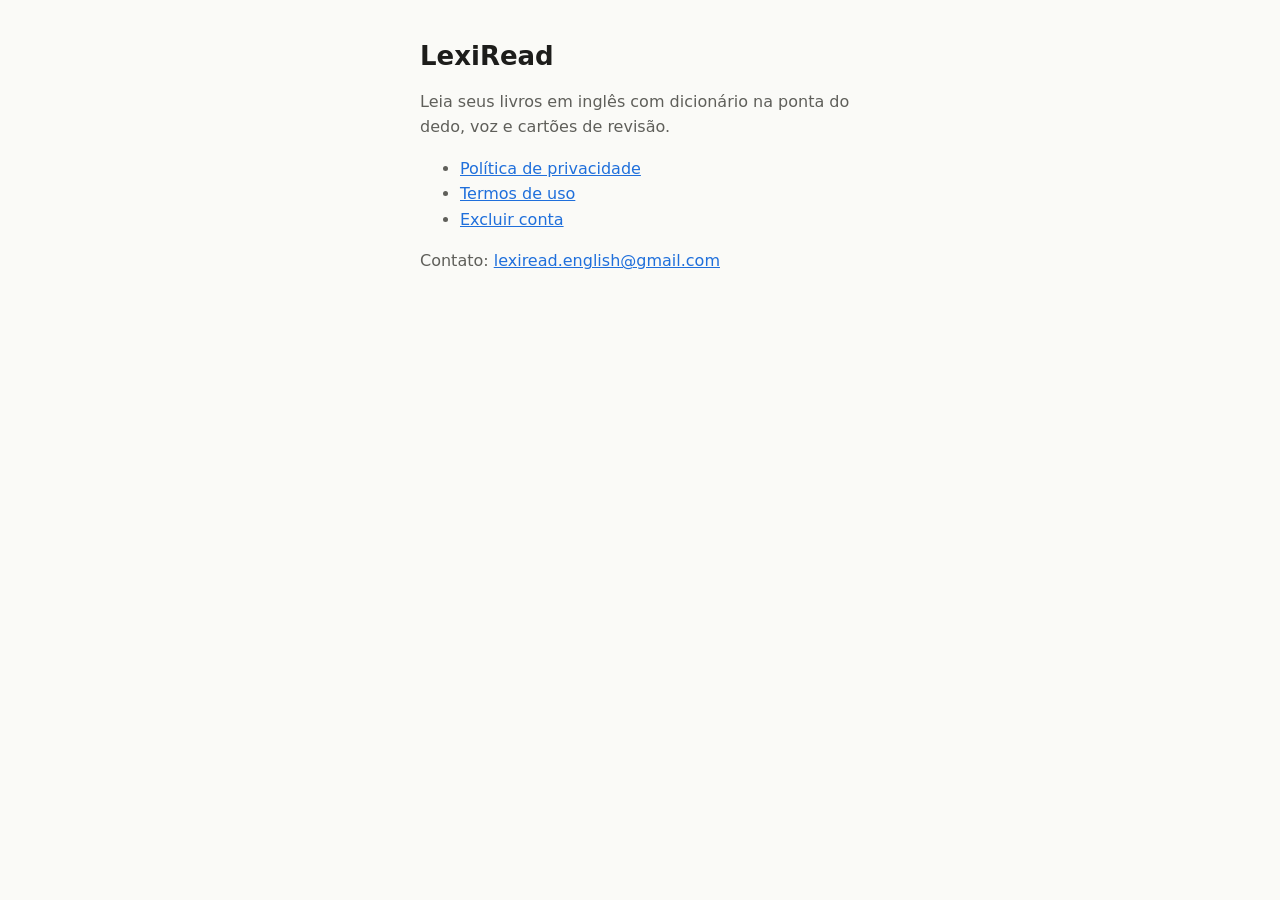
<file: index.html>
<!doctype html>
<html lang="pt-BR">
<head>
<meta charset="utf-8">
<meta name="viewport" content="width=device-width, initial-scale=1">
<title>LexiRead</title>
<link rel="stylesheet" href="estilo.css">
</head>
<body>
<main class="narrow">
  <h1>LexiRead</h1>
  <p>Leia seus livros em inglês com dicionário na ponta do dedo, voz e cartões de revisão.</p>
  <ul>
    <li><a href="privacidade.html">Política de privacidade</a></li>
    <li><a href="termos.html">Termos de uso</a></li>
    <li><a href="excluir-conta.html">Excluir conta</a></li>
  </ul>
  <p>Contato: <a href="mailto:lexiread.english@gmail.com">lexiread.english@gmail.com</a></p>
</main>
</body>
</html>
</file>
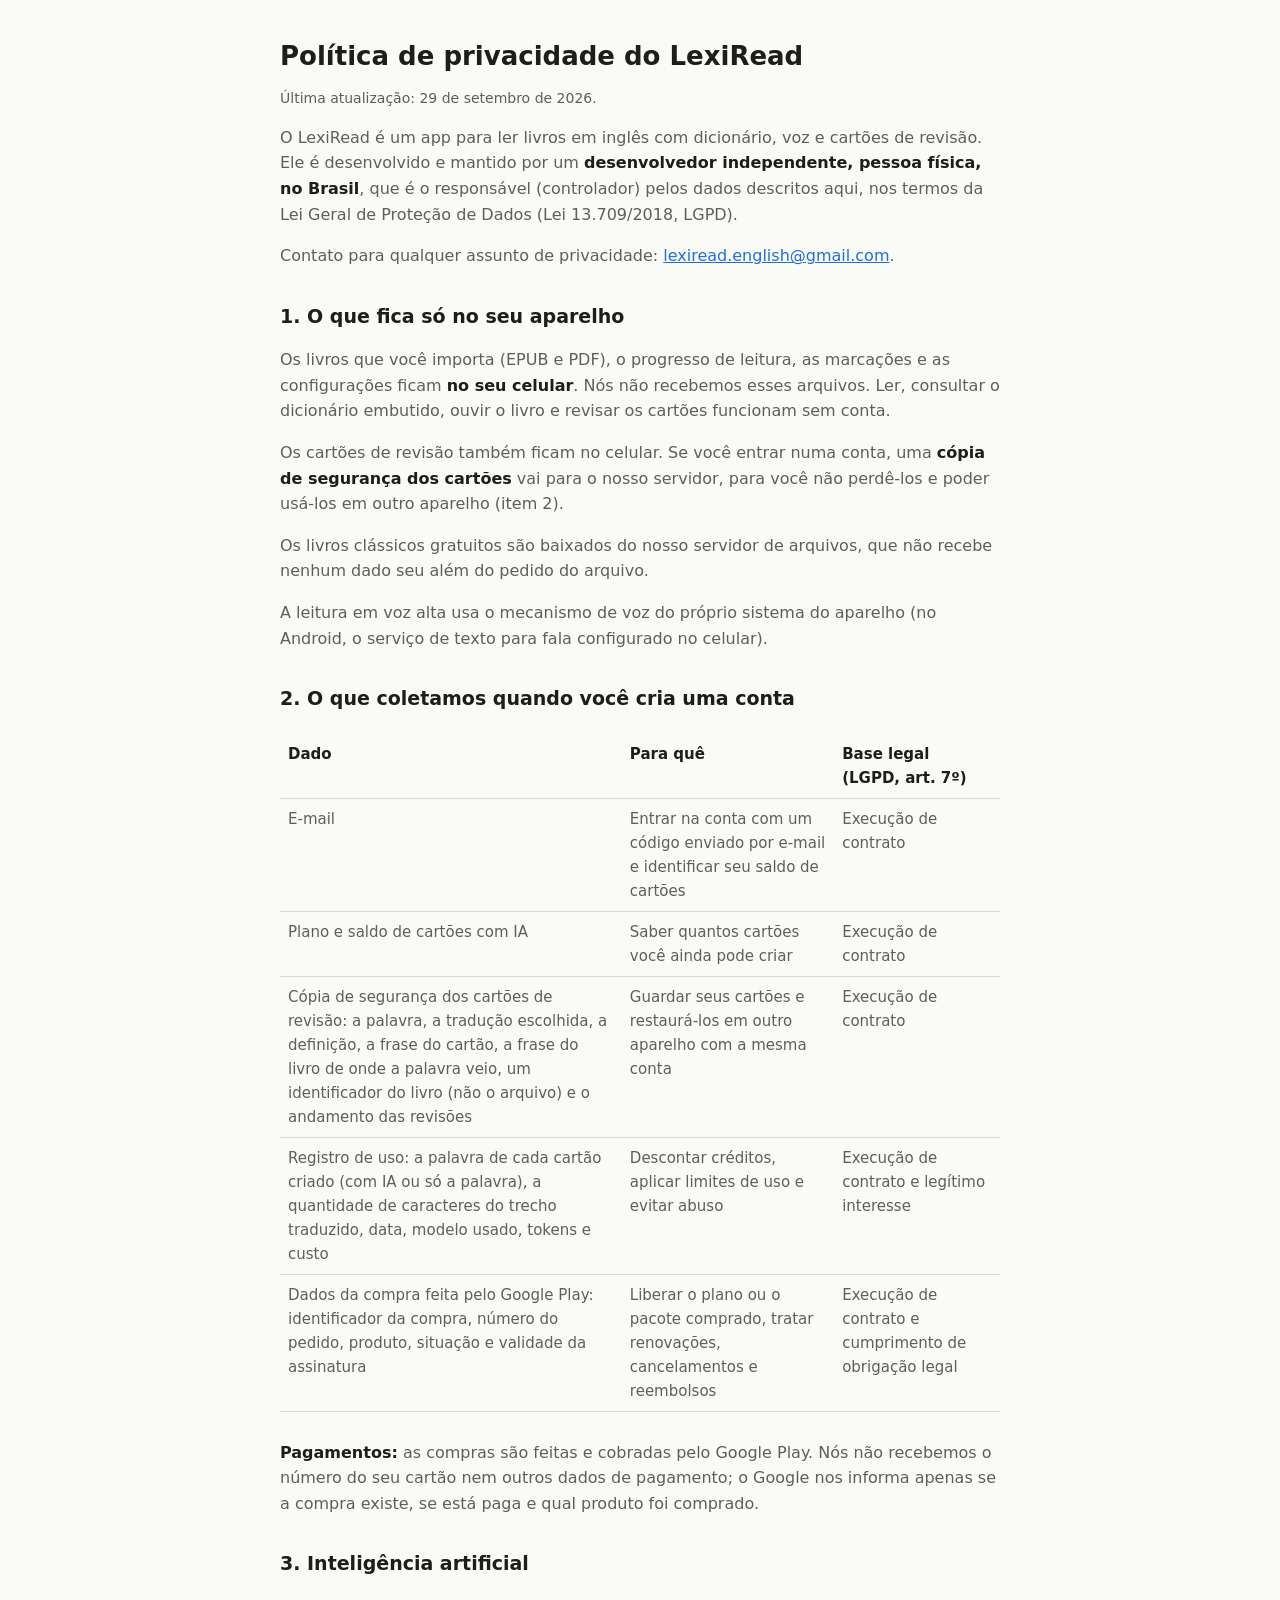
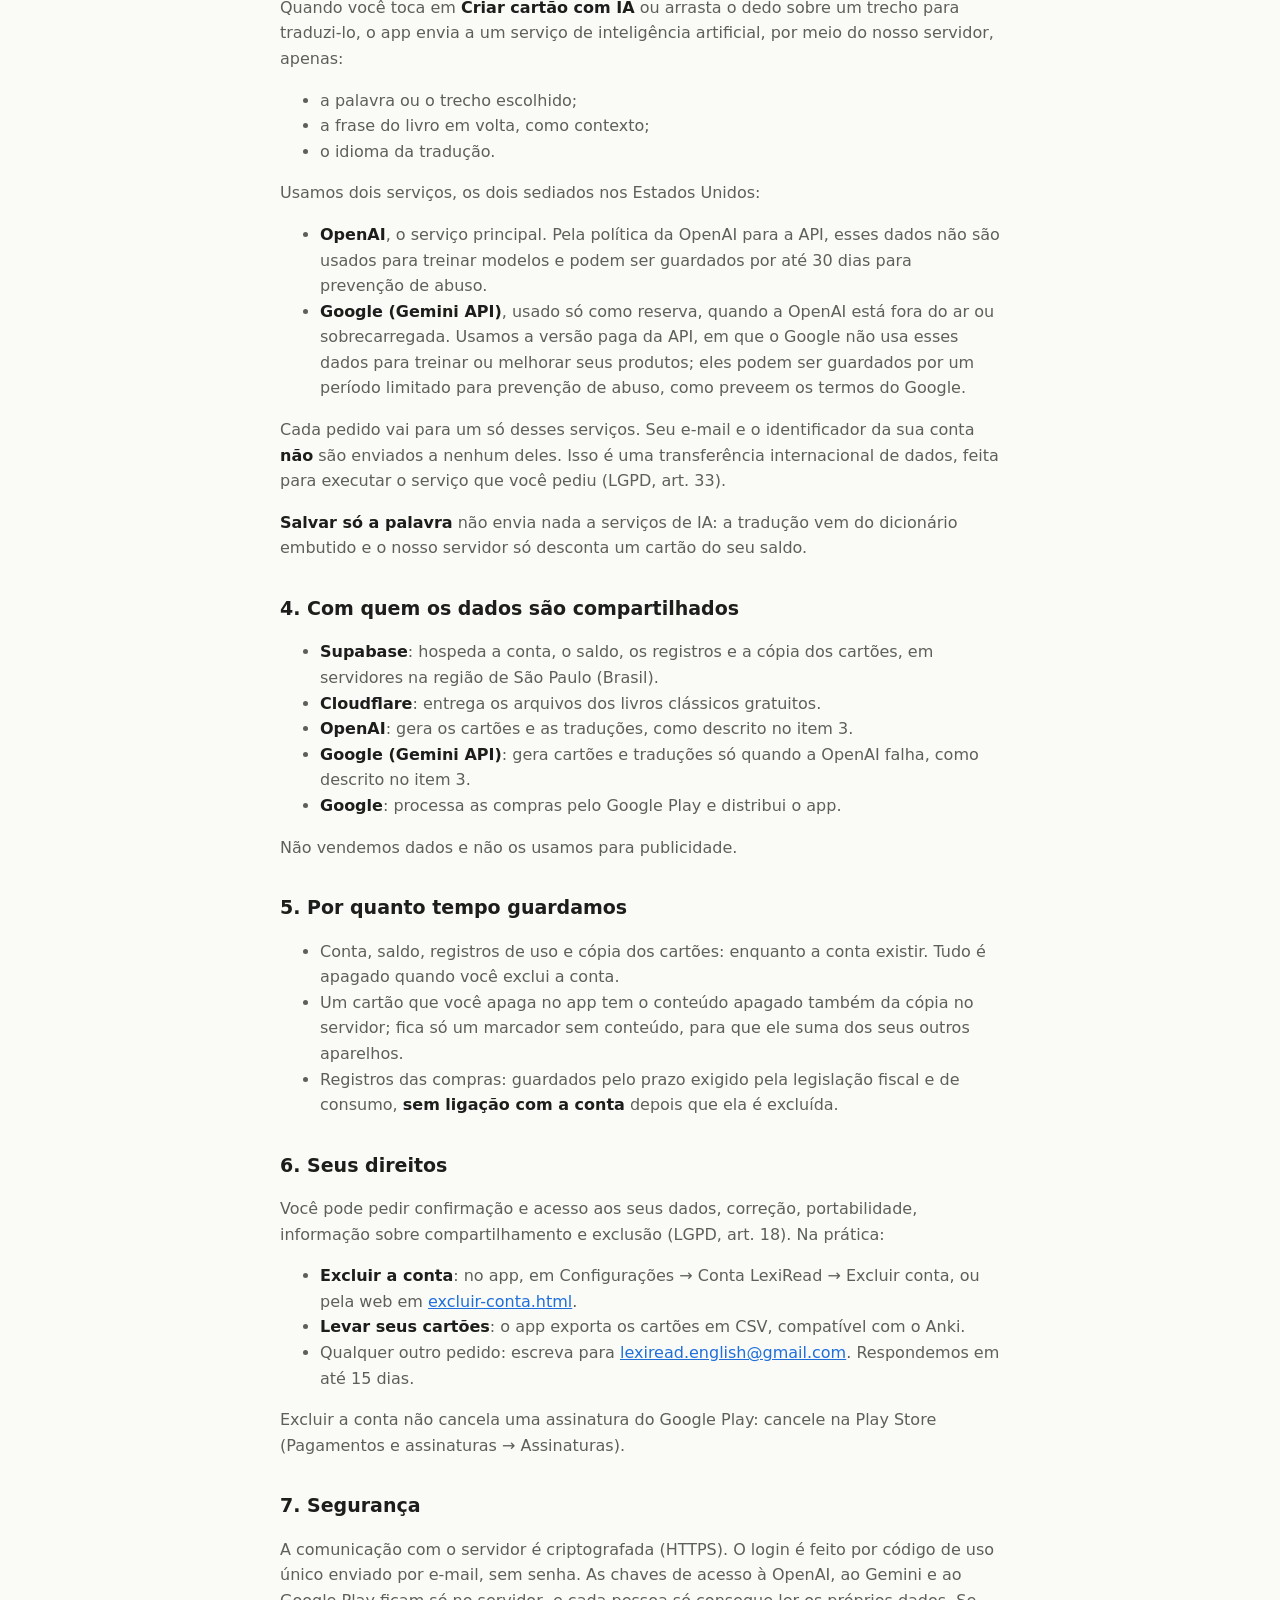
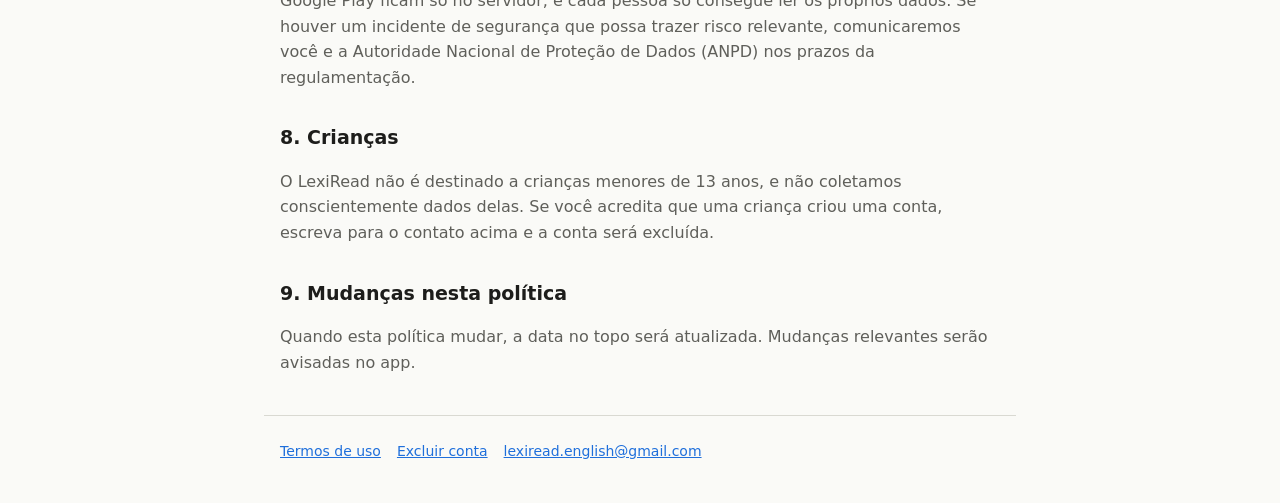
<file: privacidade.html>
<!doctype html>
<html lang="pt-BR">
<head>
<meta charset="utf-8">
<meta name="viewport" content="width=device-width, initial-scale=1">
<title>Política de privacidade — LexiRead</title>
<link rel="stylesheet" href="estilo.css">
</head>
<body>
<main>
  <h1>Política de privacidade do LexiRead</h1>
  <p class="updated">Última atualização: 29 de setembro de 2026.</p>

  <p>O LexiRead é um app para ler livros em inglês com dicionário, voz e cartões de revisão. Ele é desenvolvido e mantido por um <b>desenvolvedor independente, pessoa física, no Brasil</b>, que é o responsável (controlador) pelos dados descritos aqui, nos termos da Lei Geral de Proteção de Dados (Lei 13.709/2018, LGPD).</p>
  <p>Contato para qualquer assunto de privacidade: <a href="mailto:lexiread.english@gmail.com">lexiread.english@gmail.com</a>.</p>

  <h2>1. O que fica só no seu aparelho</h2>
  <p>Os livros que você importa (EPUB e PDF), o progresso de leitura, as marcações e as configurações ficam <b>no seu celular</b>. Nós não recebemos esses arquivos. Ler, consultar o dicionário embutido, ouvir o livro e revisar os cartões funcionam sem conta.</p>
  <p>Os cartões de revisão também ficam no celular. Se você entrar numa conta, uma <b>cópia de segurança dos cartões</b> vai para o nosso servidor, para você não perdê-los e poder usá-los em outro aparelho (item 2).</p>
  <p>Os livros clássicos gratuitos são baixados do nosso servidor de arquivos, que não recebe nenhum dado seu além do pedido do arquivo.</p>
  <p>A leitura em voz alta usa o mecanismo de voz do próprio sistema do aparelho (no Android, o serviço de texto para fala configurado no celular).</p>

  <h2>2. O que coletamos quando você cria uma conta</h2>
  <div class="table">
  <table>
    <tr><th>Dado</th><th>Para quê</th><th>Base legal (LGPD, art. 7º)</th></tr>
    <tr><td>E-mail</td><td>Entrar na conta com um código enviado por e-mail e identificar seu saldo de cartões</td><td>Execução de contrato</td></tr>
    <tr><td>Plano e saldo de cartões com IA</td><td>Saber quantos cartões você ainda pode criar</td><td>Execução de contrato</td></tr>
    <tr><td>Cópia de segurança dos cartões de revisão: a palavra, a tradução escolhida, a definição, a frase do cartão, a frase do livro de onde a palavra veio, um identificador do livro (não o arquivo) e o andamento das revisões</td><td>Guardar seus cartões e restaurá-los em outro aparelho com a mesma conta</td><td>Execução de contrato</td></tr>
    <tr><td>Registro de uso: a palavra de cada cartão criado (com IA ou só a palavra), a quantidade de caracteres do trecho traduzido, data, modelo usado, tokens e custo</td><td>Descontar créditos, aplicar limites de uso e evitar abuso</td><td>Execução de contrato e legítimo interesse</td></tr>
    <tr><td>Dados da compra feita pelo Google Play: identificador da compra, número do pedido, produto, situação e validade da assinatura</td><td>Liberar o plano ou o pacote comprado, tratar renovações, cancelamentos e reembolsos</td><td>Execução de contrato e cumprimento de obrigação legal</td></tr>
  </table>
  </div>
  <p><b>Pagamentos:</b> as compras são feitas e cobradas pelo Google Play. Nós não recebemos o número do seu cartão nem outros dados de pagamento; o Google nos informa apenas se a compra existe, se está paga e qual produto foi comprado.</p>

  <h2>3. Inteligência artificial</h2>
  <p>Quando você toca em <b>Criar cartão com IA</b> ou arrasta o dedo sobre um trecho para traduzi-lo, o app envia a um serviço de inteligência artificial, por meio do nosso servidor, apenas:</p>
  <ul>
    <li>a palavra ou o trecho escolhido;</li>
    <li>a frase do livro em volta, como contexto;</li>
    <li>o idioma da tradução.</li>
  </ul>
  <p>Usamos dois serviços, os dois sediados nos Estados Unidos:</p>
  <ul>
    <li><b>OpenAI</b>, o serviço principal. Pela política da OpenAI para a API, esses dados não são usados para treinar modelos e podem ser guardados por até 30 dias para prevenção de abuso.</li>
    <li><b>Google (Gemini API)</b>, usado só como reserva, quando a OpenAI está fora do ar ou sobrecarregada. Usamos a versão paga da API, em que o Google não usa esses dados para treinar ou melhorar seus produtos; eles podem ser guardados por um período limitado para prevenção de abuso, como preveem os termos do Google.</li>
  </ul>
  <p>Cada pedido vai para um só desses serviços. Seu e-mail e o identificador da sua conta <b>não</b> são enviados a nenhum deles. Isso é uma transferência internacional de dados, feita para executar o serviço que você pediu (LGPD, art. 33).</p>
  <p><b>Salvar só a palavra</b> não envia nada a serviços de IA: a tradução vem do dicionário embutido e o nosso servidor só desconta um cartão do seu saldo.</p>

  <h2>4. Com quem os dados são compartilhados</h2>
  <ul>
    <li><b>Supabase</b>: hospeda a conta, o saldo, os registros e a cópia dos cartões, em servidores na região de São Paulo (Brasil).</li>
    <li><b>Cloudflare</b>: entrega os arquivos dos livros clássicos gratuitos.</li>
    <li><b>OpenAI</b>: gera os cartões e as traduções, como descrito no item 3.</li>
    <li><b>Google (Gemini API)</b>: gera cartões e traduções só quando a OpenAI falha, como descrito no item 3.</li>
    <li><b>Google</b>: processa as compras pelo Google Play e distribui o app.</li>
  </ul>
  <p>Não vendemos dados e não os usamos para publicidade.</p>

  <h2>5. Por quanto tempo guardamos</h2>
  <ul>
    <li>Conta, saldo, registros de uso e cópia dos cartões: enquanto a conta existir. Tudo é apagado quando você exclui a conta.</li>
    <li>Um cartão que você apaga no app tem o conteúdo apagado também da cópia no servidor; fica só um marcador sem conteúdo, para que ele suma dos seus outros aparelhos.</li>
    <li>Registros das compras: guardados pelo prazo exigido pela legislação fiscal e de consumo, <b>sem ligação com a conta</b> depois que ela é excluída.</li>
  </ul>

  <h2>6. Seus direitos</h2>
  <p>Você pode pedir confirmação e acesso aos seus dados, correção, portabilidade, informação sobre compartilhamento e exclusão (LGPD, art. 18). Na prática:</p>
  <ul>
    <li><b>Excluir a conta</b>: no app, em Configurações → Conta LexiRead → Excluir conta, ou pela web em <a href="excluir-conta.html">excluir-conta.html</a>.</li>
    <li><b>Levar seus cartões</b>: o app exporta os cartões em CSV, compatível com o Anki.</li>
    <li>Qualquer outro pedido: escreva para <a href="mailto:lexiread.english@gmail.com">lexiread.english@gmail.com</a>. Respondemos em até 15 dias.</li>
  </ul>
  <p>Excluir a conta não cancela uma assinatura do Google Play: cancele na Play Store (Pagamentos e assinaturas → Assinaturas).</p>

  <h2>7. Segurança</h2>
  <p>A comunicação com o servidor é criptografada (HTTPS). O login é feito por código de uso único enviado por e-mail, sem senha. As chaves de acesso à OpenAI, ao Gemini e ao Google Play ficam só no servidor, e cada pessoa só consegue ler os próprios dados. Se houver um incidente de segurança que possa trazer risco relevante, comunicaremos você e a Autoridade Nacional de Proteção de Dados (ANPD) nos prazos da regulamentação.</p>

  <h2>8. Crianças</h2>
  <p>O LexiRead não é destinado a crianças menores de 13 anos, e não coletamos conscientemente dados delas. Se você acredita que uma criança criou uma conta, escreva para o contato acima e a conta será excluída.</p>

  <h2>9. Mudanças nesta política</h2>
  <p>Quando esta política mudar, a data no topo será atualizada. Mudanças relevantes serão avisadas no app.</p>
</main>
<footer><a href="termos.html">Termos de uso</a><a href="excluir-conta.html">Excluir conta</a><a href="mailto:lexiread.english@gmail.com">lexiread.english@gmail.com</a></footer>
</body>
</html>
</file>
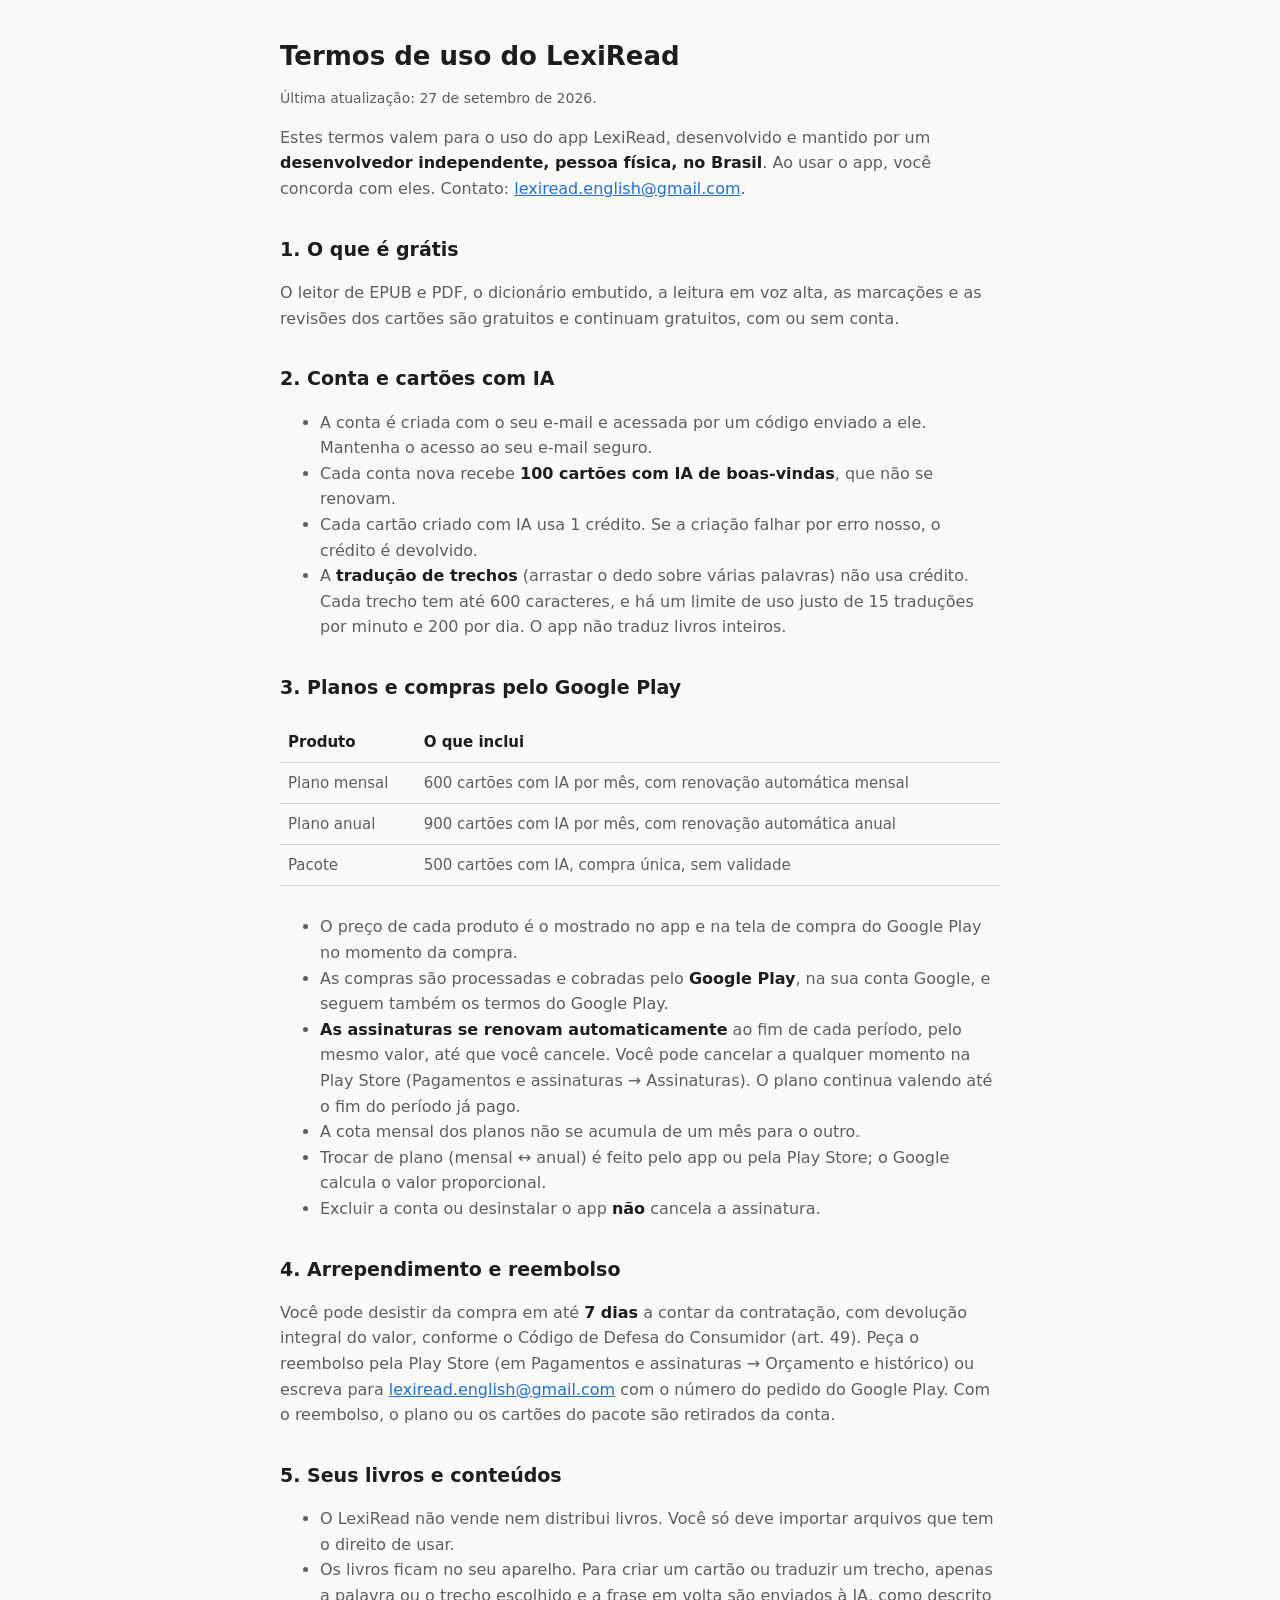
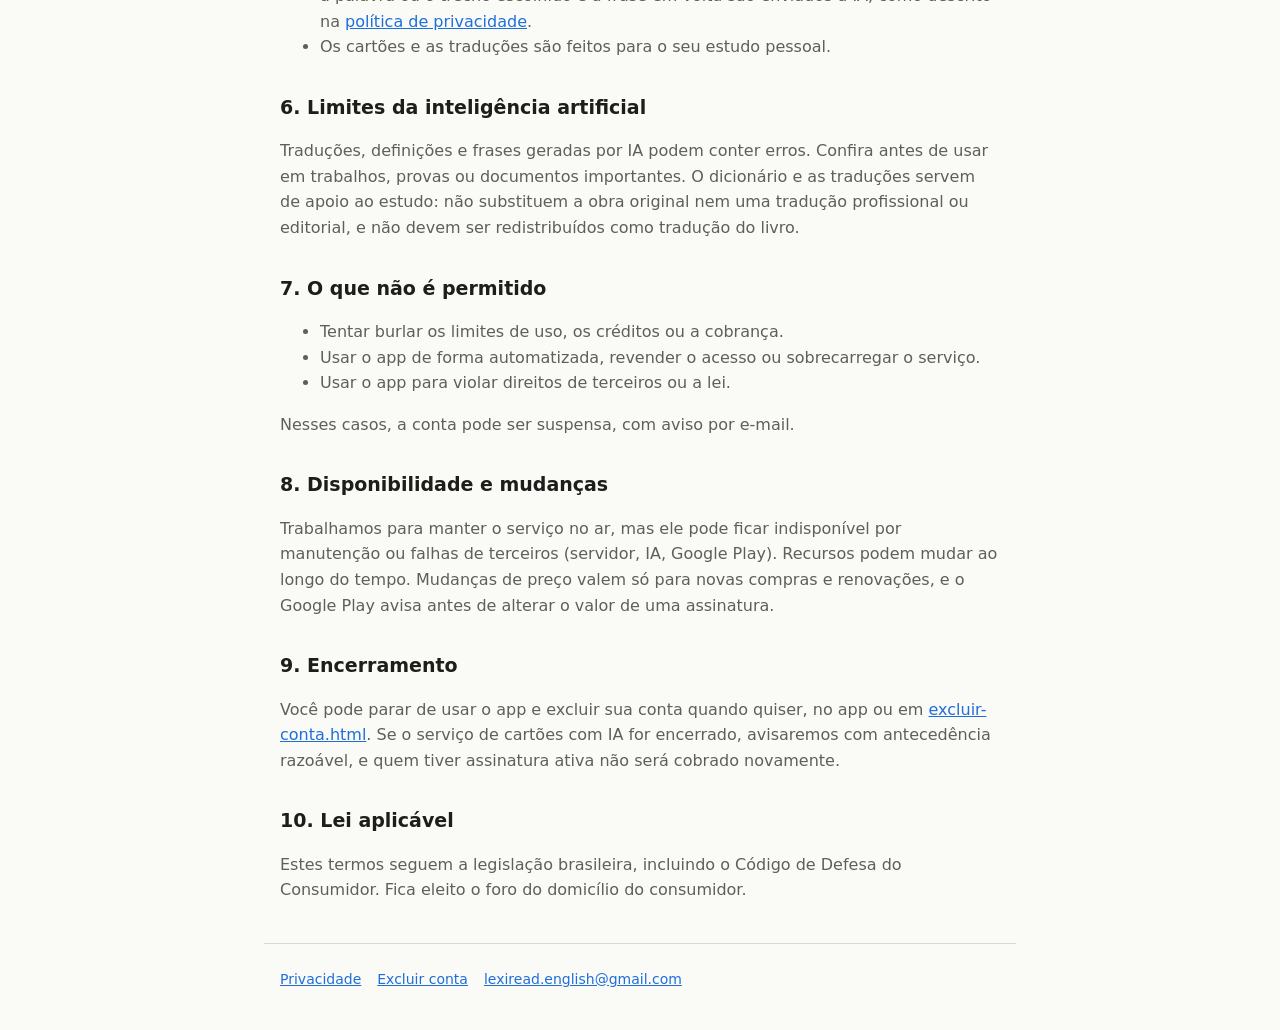
<file: termos.html>
<!doctype html>
<html lang="pt-BR">
<head>
<meta charset="utf-8">
<meta name="viewport" content="width=device-width, initial-scale=1">
<title>Termos de uso — LexiRead</title>
<link rel="stylesheet" href="estilo.css">
</head>
<body>
<main>
  <h1>Termos de uso do LexiRead</h1>
  <p class="updated">Última atualização: 27 de setembro de 2026.</p>

  <p>Estes termos valem para o uso do app LexiRead, desenvolvido e mantido por um <b>desenvolvedor independente, pessoa física, no Brasil</b>. Ao usar o app, você concorda com eles. Contato: <a href="mailto:lexiread.english@gmail.com">lexiread.english@gmail.com</a>.</p>

  <h2>1. O que é grátis</h2>
  <p>O leitor de EPUB e PDF, o dicionário embutido, a leitura em voz alta, as marcações e as revisões dos cartões são gratuitos e continuam gratuitos, com ou sem conta.</p>

  <h2>2. Conta e cartões com IA</h2>
  <ul>
    <li>A conta é criada com o seu e-mail e acessada por um código enviado a ele. Mantenha o acesso ao seu e-mail seguro.</li>
    <li>Cada conta nova recebe <b>100 cartões com IA de boas-vindas</b>, que não se renovam.</li>
    <li>Cada cartão criado com IA usa 1 crédito. Se a criação falhar por erro nosso, o crédito é devolvido.</li>
    <li>A <b>tradução de trechos</b> (arrastar o dedo sobre várias palavras) não usa crédito. Cada trecho tem até 600 caracteres, e há um limite de uso justo de 15 traduções por minuto e 200 por dia. O app não traduz livros inteiros.</li>
  </ul>

  <h2>3. Planos e compras pelo Google Play</h2>
  <div class="table">
  <table>
    <tr><th>Produto</th><th>O que inclui</th></tr>
    <tr><td>Plano mensal</td><td>600 cartões com IA por mês, com renovação automática mensal</td></tr>
    <tr><td>Plano anual</td><td>900 cartões com IA por mês, com renovação automática anual</td></tr>
    <tr><td>Pacote</td><td>500 cartões com IA, compra única, sem validade</td></tr>
  </table>
  </div>
  <ul>
    <li>O preço de cada produto é o mostrado no app e na tela de compra do Google Play no momento da compra.</li>
    <li>As compras são processadas e cobradas pelo <b>Google Play</b>, na sua conta Google, e seguem também os termos do Google Play.</li>
    <li><b>As assinaturas se renovam automaticamente</b> ao fim de cada período, pelo mesmo valor, até que você cancele. Você pode cancelar a qualquer momento na Play Store (Pagamentos e assinaturas → Assinaturas). O plano continua valendo até o fim do período já pago.</li>
    <li>A cota mensal dos planos não se acumula de um mês para o outro.</li>
    <li>Trocar de plano (mensal ↔ anual) é feito pelo app ou pela Play Store; o Google calcula o valor proporcional.</li>
    <li>Excluir a conta ou desinstalar o app <b>não</b> cancela a assinatura.</li>
  </ul>

  <h2>4. Arrependimento e reembolso</h2>
  <p>Você pode desistir da compra em até <b>7 dias</b> a contar da contratação, com devolução integral do valor, conforme o Código de Defesa do Consumidor (art. 49). Peça o reembolso pela Play Store (em Pagamentos e assinaturas → Orçamento e histórico) ou escreva para <a href="mailto:lexiread.english@gmail.com">lexiread.english@gmail.com</a> com o número do pedido do Google Play. Com o reembolso, o plano ou os cartões do pacote são retirados da conta.</p>

  <h2>5. Seus livros e conteúdos</h2>
  <ul>
    <li>O LexiRead não vende nem distribui livros. Você só deve importar arquivos que tem o direito de usar.</li>
    <li>Os livros ficam no seu aparelho. Para criar um cartão ou traduzir um trecho, apenas a palavra ou o trecho escolhido e a frase em volta são enviados à IA, como descrito na <a href="privacidade.html">política de privacidade</a>.</li>
    <li>Os cartões e as traduções são feitos para o seu estudo pessoal.</li>
  </ul>

  <h2>6. Limites da inteligência artificial</h2>
  <p>Traduções, definições e frases geradas por IA podem conter erros. Confira antes de usar em trabalhos, provas ou documentos importantes. O dicionário e as traduções servem de apoio ao estudo: não substituem a obra original nem uma tradução profissional ou editorial, e não devem ser redistribuídos como tradução do livro.</p>

  <h2>7. O que não é permitido</h2>
  <ul>
    <li>Tentar burlar os limites de uso, os créditos ou a cobrança.</li>
    <li>Usar o app de forma automatizada, revender o acesso ou sobrecarregar o serviço.</li>
    <li>Usar o app para violar direitos de terceiros ou a lei.</li>
  </ul>
  <p>Nesses casos, a conta pode ser suspensa, com aviso por e-mail.</p>

  <h2>8. Disponibilidade e mudanças</h2>
  <p>Trabalhamos para manter o serviço no ar, mas ele pode ficar indisponível por manutenção ou falhas de terceiros (servidor, IA, Google Play). Recursos podem mudar ao longo do tempo. Mudanças de preço valem só para novas compras e renovações, e o Google Play avisa antes de alterar o valor de uma assinatura.</p>

  <h2>9. Encerramento</h2>
  <p>Você pode parar de usar o app e excluir sua conta quando quiser, no app ou em <a href="excluir-conta.html">excluir-conta.html</a>. Se o serviço de cartões com IA for encerrado, avisaremos com antecedência razoável, e quem tiver assinatura ativa não será cobrado novamente.</p>

  <h2>10. Lei aplicável</h2>
  <p>Estes termos seguem a legislação brasileira, incluindo o Código de Defesa do Consumidor. Fica eleito o foro do domicílio do consumidor.</p>
</main>
<footer><a href="privacidade.html">Privacidade</a><a href="excluir-conta.html">Excluir conta</a><a href="mailto:lexiread.english@gmail.com">lexiread.english@gmail.com</a></footer>
</body>
</html>
</file>
<file: estilo.css>
:root { --bg:#fafaf7; --fg:#1d1d1b; --muted:#5f5f5a; --line:#d9d9d2; --accent:#b3261e; --link:#1f6fdb; }
@media (prefers-color-scheme: dark) { :root { --bg:#161615; --fg:#ecece6; --muted:#a4a49c; --line:#3a3a36; --accent:#f2b8b5; --link:#8ab4f8; } }
body { margin:0; background:var(--bg); color:var(--fg); font:16px/1.6 system-ui, sans-serif; }
main { max-width:720px; margin:0 auto; padding:40px 16px 24px; }
main.narrow { max-width:440px; }
h1 { font-size:26px; line-height:1.25; margin:0 0 8px; }
h2 { font-size:19px; margin:32px 0 8px; }
p, li { color:var(--muted); }
strong, b { color:var(--fg); }
a { color:var(--link); }
table { width:100%; border-collapse:collapse; margin:12px 0; font-size:15px; }
th, td { text-align:left; vertical-align:top; padding:8px; border-bottom:1px solid var(--line); color:var(--muted); }
th { color:var(--fg); }
.table { overflow-x:auto; }
.updated { font-size:14px; }
footer { max-width:720px; margin:0 auto; padding:24px 16px 40px; border-top:1px solid var(--line); font-size:14px; color:var(--muted); }
footer a { margin-right:16px; }
input, button { width:100%; box-sizing:border-box; font:inherit; padding:12px; border-radius:10px; border:1px solid var(--line); background:transparent; color:var(--fg); margin-top:8px; }
button { background:var(--fg); color:var(--bg); border:0; cursor:pointer; }
button.danger { background:var(--accent); color:#fff; }
button:disabled { opacity:.5; }
.hidden { display:none; }
#msg { margin-top:16px; min-height:1.5em; }
</file>
